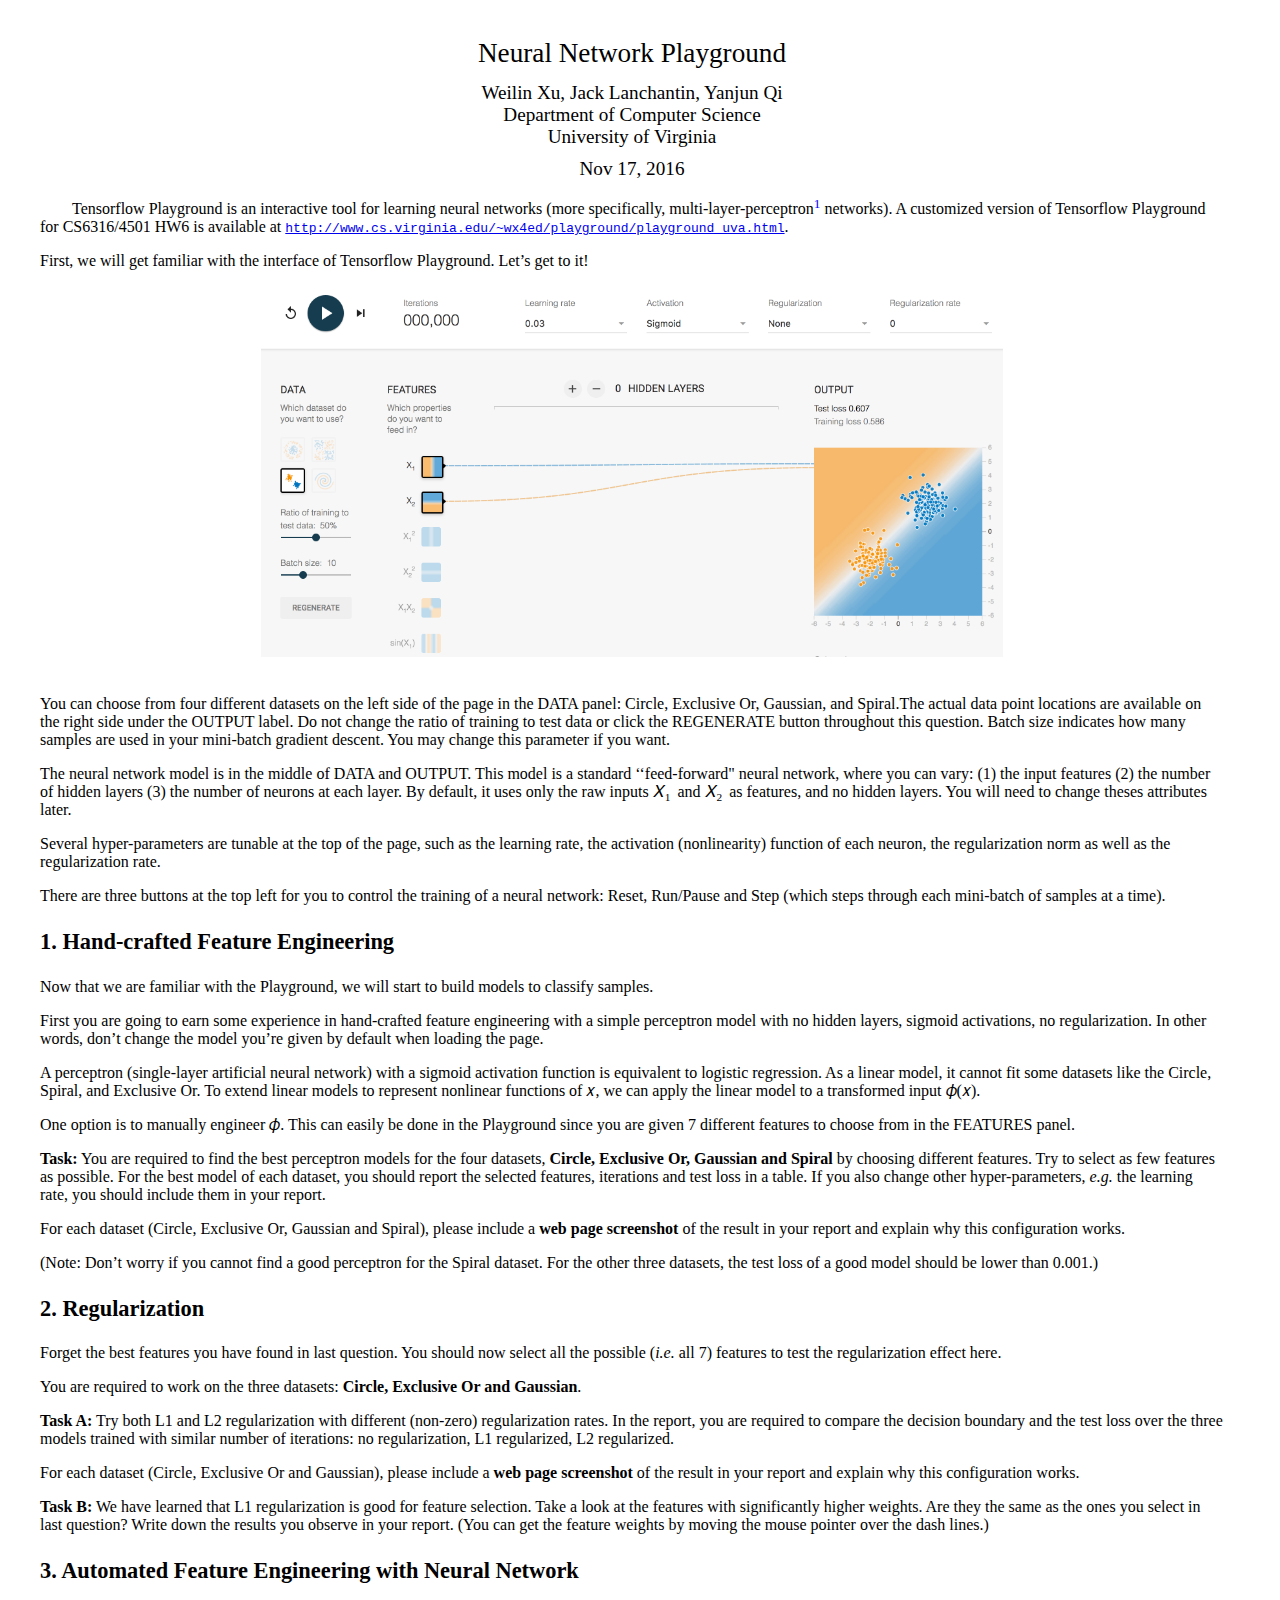
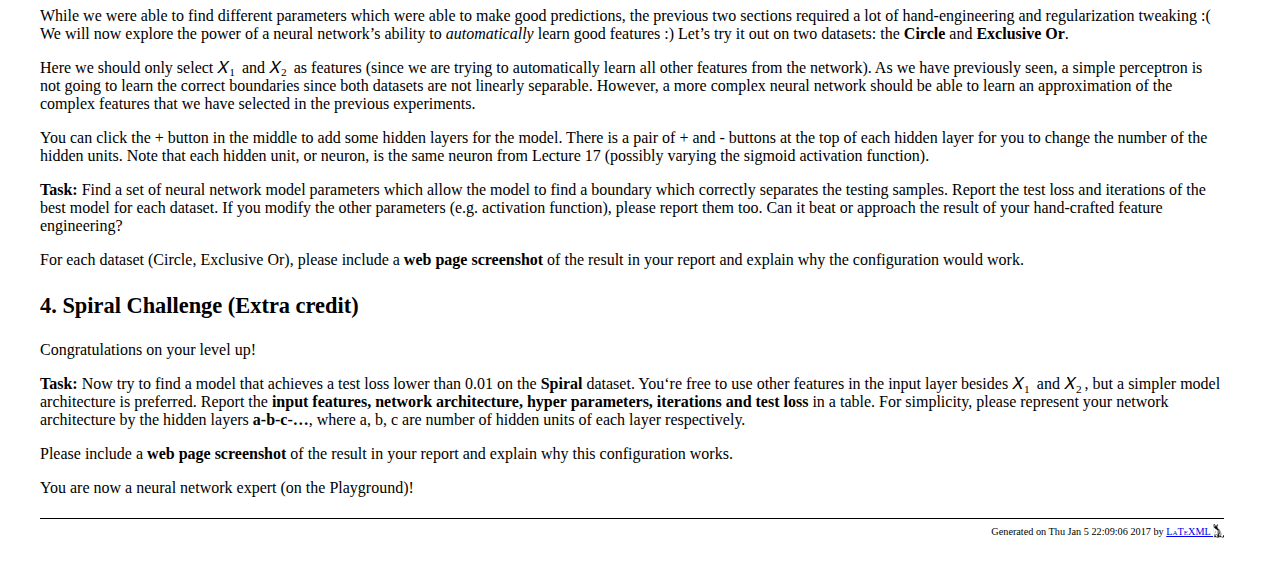
<file: playground/index.html>
<!DOCTYPE html><html lang="it">
<head>
<title>Neural Network Playground</title>
<!--Generated on Thu Jan  5 22:09:06 2017 by LaTeXML (version 0.8.2) http://dlmf.nist.gov/LaTeXML/.-->
<!--Document created on \DTMdisplaydate.-->

<meta http-equiv="Content-Type" content="text/html; charset=UTF-8">
<link rel="stylesheet" href="LaTeXML.css" type="text/css">
<link rel="stylesheet" href="ltx-article.css" type="text/css">
</head>
<body>
<div class="ltx_page_main">
<div class="ltx_page_content">
<article class="ltx_document ltx_authors_1line">
<h1 class="ltx_title ltx_title_document">Neural Network Playground</h1>
<div class="ltx_authors">
<span class="ltx_creator ltx_role_author">
<span class="ltx_personname">
Weilin Xu, Jack Lanchantin, Yanjun Qi
<br class="ltx_break">Department of Computer Science
<br class="ltx_break">University of Virginia
</span></span>
</div>
<div class="ltx_date ltx_role_creation">
<span class="ltx_text">Nov 17, 2016</span>
</div>

<div id="p1" class="ltx_para">
<p class="ltx_p"><span class="ltx_text">Tensorflow Playground is an interactive tool for learning neural networks (more specifically, multi-layer-perceptron<span class="ltx_note ltx_role_footnote"><sup class="ltx_note_mark">1</sup><span class="ltx_note_outer"><span class="ltx_note_content"><sup class="ltx_note_mark">1</sup>A perceptron model typically uses a heaviside step function as its activation. Since we use a sigmoid (or other differentiable nonlinearity), our representation not exactly a perceptron model, but that is what we call it</span></span></span> networks). A customized version of Tensorflow Playground for CS6316/4501 HW6 is available at <a href="http://www.cs.virginia.edu/~wx4ed/playground/playground_uva.html" title="" class="ltx_ref ltx_url ltx_font_typewriter" target="_blank">http://www.cs.virginia.edu/~wx4ed/playground/playground_uva.html</a>.
<br class="ltx_break"></span></p>
</div>
<div id="p2" class="ltx_para ltx_noindent">
<p class="ltx_p"><span class="ltx_text">First, we will get familiar with the interface of Tensorflow Playground. Let’s get to it!

<center>
<img src="screenshot.png" width="742"> </img>
</center>

<br class="ltx_break"></span></p>
</div>
<div id="p3" class="ltx_para ltx_noindent">
<p class="ltx_p"><span class="ltx_text">You can choose from four different datasets on the left side of the page in the DATA panel: Circle, Exclusive Or, Gaussian, and Spiral.The actual data point locations are available on the right side under the OUTPUT label. Do not change the ratio of training to test data or click the REGENERATE button throughout this question. Batch size indicates how many samples are used in your mini-batch gradient descent. You may change this parameter if you want.

<br class="ltx_break"></span></p>
</div>
<div id="p4" class="ltx_para ltx_noindent">
<p class="ltx_p"><span class="ltx_text">The neural network model is in the middle of DATA and OUTPUT. This model is a standard ‘‘feed-forward" neural network, where you can vary: (1) the input features (2) the number of hidden layers (3) the number of neurons at each layer. By default, it uses only the raw inputs <math id="p4.m1" class="ltx_Math" alttext="X_{1}" display="inline"><msub><mi>X</mi><mn>1</mn></msub></math> and <math id="p4.m2" class="ltx_Math" alttext="X_{2}" display="inline"><msub><mi>X</mi><mn>2</mn></msub></math> as features, and no hidden layers. You will need to change theses attributes later.

<br class="ltx_break"></span></p>
</div>
<div id="p5" class="ltx_para ltx_noindent">
<p class="ltx_p"><span class="ltx_text">Several hyper-parameters are tunable at the top of the page, such as the learning rate, the activation (nonlinearity) function of each neuron, the regularization norm as well as the regularization rate.

<br class="ltx_break"></span></p>
</div>
<div id="p6" class="ltx_para ltx_noindent">
<p class="ltx_p"><span class="ltx_text">There are three buttons at the top left for you to control the training of a neural network: Reset, Run/Pause and Step (which steps through each mini-batch of samples at a time).</span></p>
</div>
<section id="S1" class="ltx_section">
<h2 class="ltx_title ltx_title_section">
<span class="ltx_tag ltx_tag_section">1. </span>Hand-crafted Feature Engineering</h2>

<div id="S1.p1" class="ltx_para">
<p class="ltx_p">Now that we are familiar with the Playground, we will start to build models to classify samples.

<br class="ltx_break"></p>
</div>
<div id="S1.p2" class="ltx_para ltx_noindent">
<p class="ltx_p">First you are going to earn some experience in hand-crafted feature engineering with a simple perceptron model with no hidden layers, sigmoid activations, no regularization. In other words, don’t change the model you’re given by default when loading the page.

<br class="ltx_break"></p>
</div>
<div id="S1.p3" class="ltx_para ltx_noindent">
<p class="ltx_p">A perceptron (single-layer artificial neural network) with a sigmoid activation function is
equivalent to logistic regression. As a linear model, it cannot fit some datasets like the Circle,
Spiral, and Exclusive Or. To extend linear models to represent nonlinear functions of <math id="S1.p3.m1" class="ltx_Math" alttext="x" display="inline"><mi>x</mi></math>, we can apply the linear model to a transformed input <math id="S1.p3.m2" class="ltx_Math" alttext="\phi(x)" display="inline"><mrow><mi>ϕ</mi><mo>⁢</mo><mrow><mo stretchy="false">(</mo><mi>x</mi><mo stretchy="false">)</mo></mrow></mrow></math>.

<br class="ltx_break"></p>
</div>
<div id="S1.p4" class="ltx_para ltx_noindent">
<p class="ltx_p">One option is to manually engineer <math id="S1.p4.m1" class="ltx_Math" alttext="\phi" display="inline"><mi>ϕ</mi></math>. This can easily be done in the Playground since you are given 7 different features to choose from in the FEATURES panel.

<br class="ltx_break"></p>
</div>
<div id="S1.p5" class="ltx_para ltx_noindent">
<p class="ltx_p"><span class="ltx_text ltx_font_bold">Task:</span> You are required to find the best perceptron models for the four datasets, <span class="ltx_text ltx_font_bold">Circle, Exclusive Or, Gaussian and Spiral</span> by choosing different features. Try to select as few features as possible. For the best model of each dataset, you should report the selected features, iterations and test loss in a table. If you also change other hyper-parameters, <span class="ltx_text ltx_font_italic">e.g.</span> the learning rate, you should include them in your report.

<br class="ltx_break"></p>
</div>
<div id="S1.p6" class="ltx_para ltx_noindent">
<p class="ltx_p">For each dataset (Circle, Exclusive Or, Gaussian and Spiral), please include a <span class="ltx_text ltx_font_bold">web page screenshot</span> of the result in your report and explain why this configuration works.

<br class="ltx_break"></p>
</div>
<div id="S1.p7" class="ltx_para ltx_noindent">
<p class="ltx_p">(Note: Don’t worry if you cannot find a good perceptron for the Spiral dataset.
For the other three datasets, the test loss of a good model should be lower than 0.001.)</p>
</div>
</section>
<section id="S2" class="ltx_section">
<h2 class="ltx_title ltx_title_section">
<span class="ltx_tag ltx_tag_section">2. </span>Regularization</h2>

<div id="S2.p1" class="ltx_para">
<p class="ltx_p">Forget the best features you have found in last question. You should now select all the possible (<span class="ltx_text ltx_font_italic">i.e.</span> all 7) features to test the regularization effect here.

<br class="ltx_break"></p>
</div>
<div id="S2.p2" class="ltx_para ltx_noindent">
<p class="ltx_p">You are required to work on the three datasets: <span class="ltx_text ltx_font_bold">Circle, Exclusive Or and Gaussian</span>.

<br class="ltx_break"></p>
</div>
<div id="S2.p3" class="ltx_para ltx_noindent">
<p class="ltx_p"><span class="ltx_text ltx_font_bold">Task A:</span> Try both L1 and L2 regularization with different (non-zero) regularization rates. In the report, you are required to compare the decision boundary and the test loss over the three models trained with similar number of iterations: no regularization, L1 regularized, L2 regularized.

<br class="ltx_break"></p>
</div>
<div id="S2.p4" class="ltx_para ltx_noindent">
<p class="ltx_p">For each dataset (Circle, Exclusive Or and Gaussian), please include a <span class="ltx_text ltx_font_bold">web page screenshot</span> of the result in your report and explain why this configuration works.

<br class="ltx_break"></p>
</div>
<div id="S2.p5" class="ltx_para ltx_noindent">
<p class="ltx_p"><span class="ltx_text ltx_font_bold">Task B:</span>
We have learned that L1 regularization is good for feature selection.
Take a look at the features with significantly higher weights. Are they the same as the ones you select in last question? Write down the results you observe in your report.
(You can get the feature weights by moving the mouse pointer over the dash lines.)</p>
</div>
</section>
<section id="S3" class="ltx_section">
<h2 class="ltx_title ltx_title_section">
<span class="ltx_tag ltx_tag_section">3. </span>Automated Feature Engineering with Neural Network</h2>

<div id="S3.p1" class="ltx_para">
<p class="ltx_p">While we were able to find different parameters which were able to make good predictions, the previous two sections required a lot of hand-engineering and regularization tweaking :( We will now explore the power of a neural network’s ability to <span class="ltx_text ltx_font_italic">automatically</span> learn good features :) Let’s try it out on two datasets: the <span class="ltx_text ltx_font_bold">Circle</span> and <span class="ltx_text ltx_font_bold">Exclusive Or</span>.

<br class="ltx_break"></p>
</div>
<div id="S3.p2" class="ltx_para ltx_noindent">
<p class="ltx_p">Here we should only select <math id="S3.p2.m1" class="ltx_Math" alttext="X_{1}" display="inline"><msub><mi>X</mi><mn>1</mn></msub></math> and <math id="S3.p2.m2" class="ltx_Math" alttext="X_{2}" display="inline"><msub><mi>X</mi><mn>2</mn></msub></math> as features (since we are trying to automatically learn all other features from the network). As we have previously seen, a simple perceptron is not going to learn the correct boundaries since both datasets are not linearly separable. However, a more complex neural network should be able to learn an approximation of the complex features that we have selected in the previous experiments.

<br class="ltx_break"></p>
</div>
<div id="S3.p3" class="ltx_para ltx_noindent">
<p class="ltx_p">You can click the + button in the middle to add some hidden layers for the model.
There is a pair of + and - buttons at the top of each hidden layer for you to change the number of the hidden units. Note that each hidden unit, or neuron, is the same neuron from Lecture 17 (possibly varying the sigmoid activation function).

<br class="ltx_break"></p>
</div>
<div id="S3.p4" class="ltx_para ltx_noindent">
<p class="ltx_p"><span class="ltx_text ltx_font_bold">Task:</span> Find a set of neural network model parameters which allow the model to find a boundary which correctly separates the testing samples. Report the test loss and iterations of the best model for each dataset. If you modify the other parameters (e.g. activation function), please report them too. Can it beat or approach the result of your hand-crafted feature engineering?

<br class="ltx_break"></p>
</div>
<div id="S3.p5" class="ltx_para ltx_noindent">
<p class="ltx_p">For each dataset (Circle, Exclusive Or), please include a <span class="ltx_text ltx_font_bold">web page screenshot</span> of the result in your report and explain why the configuration would work.</p>
</div>
</section>
<section id="S4" class="ltx_section">
<h2 class="ltx_title ltx_title_section">
<span class="ltx_tag ltx_tag_section">4. </span>Spiral Challenge (Extra credit)</h2>

<div id="S4.p1" class="ltx_para">
<p class="ltx_p">Congratulations on your level up!

<br class="ltx_break"></p>
</div>
<div id="S4.p2" class="ltx_para ltx_noindent">
<p class="ltx_p"><span class="ltx_text ltx_font_bold">Task:</span> Now try to find a model that achieves a test loss lower than 0.01 on the <span class="ltx_text ltx_font_bold">Spiral</span> dataset. You‘re free to use other features in the input layer besides <math id="S4.p2.m1" class="ltx_Math" alttext="X_{1}" display="inline"><msub><mi>X</mi><mn>1</mn></msub></math> and <math id="S4.p2.m2" class="ltx_Math" alttext="X_{2}" display="inline"><msub><mi>X</mi><mn>2</mn></msub></math>, but a simpler model architecture is preferred. Report the <span class="ltx_text ltx_font_bold">input features, network architecture, hyper parameters, iterations and test loss</span> in a table. For simplicity, please represent your network architecture by the hidden layers <span class="ltx_text ltx_font_bold">a-b-c-…</span>, where a, b, c are number of hidden units of each layer respectively.

<br class="ltx_break"></p>
</div>
<div id="S4.p3" class="ltx_para ltx_noindent">
<p class="ltx_p">Please include a <span class="ltx_text ltx_font_bold">web page screenshot</span> of the result in your report and explain why this configuration works.

<br class="ltx_break"></p>
</div>
<div id="S4.p4" class="ltx_para ltx_noindent">
<p class="ltx_p">You are now a neural network expert (on the Playground)!</p>
</div>
</section>
</article>
</div>
<footer class="ltx_page_footer">
<div class="ltx_page_logo">Generated  on Thu Jan  5 22:09:06 2017 by <a href="http://dlmf.nist.gov/LaTeXML/">LaTeXML <img src="[data-uri]" alt="[LOGO]"></a>
</div></footer>
</div>
</body>
</html>

<script>
  (function(i,s,o,g,r,a,m){i['GoogleAnalyticsObject']=r;i[r]=i[r]||function(){
  (i[r].q=i[r].q||[]).push(arguments)},i[r].l=1*new Date();a=s.createElement(o),
  m=s.getElementsByTagName(o)[0];a.async=1;a.src=g;m.parentNode.insertBefore(a,m)
  })(window,document,'script','https://www.google-analytics.com/analytics.js','ga');

  ga('create', 'UA-44415567-1', 'auto');
  ga('send', 'pageview');

</script>
</file>
<file: playground/LaTeXML.css>
/*======================================================================
 Core CSS for LaTeXML documents converted to (X)HTML */
/* Generic Page layout */
.ltx_page_header,
.ltx_page_footer { font-size:0.8em; }
.ltx_page_header *[rel~="prev"],
.ltx_page_footer *[rel~="prev"] { float:left; }
.ltx_page_header *[rel~="up"],
.ltx_page_footer *[rel~="up"]   { display:block; text-align:center; }
.ltx_page_header *[rel~="next"],
.ltx_page_footer *[rel~="next"] {  float:right; }
/* What was I trying for here; need more selective rule!
.ltx_page_header .ltx_ref,
.ltx_page_footer .ltx_ref {
    margin:0 1em; }
*/
.ltx_page_header li {
    padding:0.1em 0.2em 0.1em 1em;}

/* Main content */
.ltx_page_content { clear:both; }
.ltx_page_header  { border-bottom:1px solid; margin-bottom:5px; }
.ltx_page_footer  { clear:both; border-top:1px solid; margin-top:5px;  }

.ltx_page_header:after,
.ltx_page_footer:after,
.ltx_page_content:after {
    content:"."; display:block; height:0; clear:both; visibility:hidden; }
.ltx_page_footer:before {
    content:"."; display:block; height:0; clear:both; visibility:hidden; }

.ltx_page_logo     { font-size:80%; margin-top: 5px; clear:both; float:right; }
.ltx_page_logo a   { font-variant: small-caps; }
.ltx_page_logo img { vertical-align:-3px; }

/* if shown */
.ltx_page_navbar li { white-space:nowrap; display:block; overflow:hidden; }
/* If ref got turned into span, it's "this section"*/
.ltx_page_navbar li span.ltx_ref { white-space:normal; overflow:visible; }

/* Ought to be easily removable/overridable? */
.ltx_pagination.ltx_role_newpage { height:2em; }
/*======================================================================
  Document Structure; Titles & Frontmatter */

/* undo bold here to remove the browser's native h# styling,
   at let all other styles override it (with more specific rules)*/
.ltx_title { font-size:100%; font-weight:normal; }

/* Hack to simulate run-in! put class="ltx_runin" on a title or tag
   for it to run-into the following text. */
.ltx_runin { display:inline; }
.ltx_runin:after { content:" "; }
.ltx_runin + .ltx_para,
.ltx_runin + .ltx_para p,
.ltx_runin + p { display:inline; }

.ltx_outdent { margin-left: -2em; }

/* .ltx_chapter_title, etc should be in ltx-article.css etc.
 */
.ltx_page_main { margin:0px; padding:1em 3em 1em 2em; }
.ltx_tocentry  { list-style-type:none; }

/* support for common author block layouts.*/
/* add class ltx_authors_1line to get authors in single line
   with pop-up affiliation, etc. */
.ltx_authors_1line .ltx_creator,
.ltx_authors_1line .ltx_author_before,
.ltx_authors_1line .ltx_author_after { display:inline;}
.ltx_authors_1line .ltx_author_notes { display:inline-block; }
.ltx_authors_1line .ltx_author_notes:before { content:"*"; color:blue;}
.ltx_authors_1line .ltx_author_notes span { display:none; }
.ltx_authors_1line .ltx_author_notes:hover span {
    display:block; position:absolute; z-index:10;
    background:white; text-align:left;
    border: 1px solid black; border-radius: 0 5px 5px 5px; box-shadow: 5px 5px 10px gray; }

/* add class=ltx_authors_multiline to get authors & affliations on separate lines*/
.ltx_authors_multiline .ltx_creator,
.ltx_authors_multiline .ltx_author_before,
.ltx_authors_multiline .ltx_author_after,
.ltx_authors_multiline .ltx_author_notes,
.ltx_authors_multiline .ltx_author_notes .ltx_contact {
    display:block; }

/*======================================================================
  Para level */
.ltx_float {
    margin: 1ex 3em 1ex 3em; }    
td.ltx_subfigure,
td.ltx_subtable,
td.ltx_subfloat { width:50%; }
/* theorems, figure, tables, floats captions.. */
/*======================================================================
 Blocks, Lists, Floats */
.ltx_p,
.ltx_quote,
.ltx_block,
.ltx_para {
    display: block; }

/* alignment within blocks */
.ltx_align_left     { text-align:left; }
.ltx_align_right    { text-align:right; }
.ltx_align_center   { text-align:center; }
.ltx_align_justify  { text-align:justify; }
.ltx_align_top      { vertical-align:top; }
.ltx_align_bottom   { vertical-align:bottom; }
.ltx_align_middle   { vertical-align:middle; }
.ltx_align_baseline { vertical-align:baseline; }

.ltx_align_floatleft  { float:left; }
.ltx_align_floatright { float:right; }

.ltx_td.ltx_align_left,   .ltx_th.ltx_align_left,
.ltx_td.ltx_align_right,  .ltx_th.ltx_align_right,
.ltx_td.ltx_align_center, .ltx_th.ltx_align_center { white-space:nowrap; }
.ltx_td.ltx_align_left.ltx_wrap,   .ltx_th.ltx_align_left.ltx_wrap,
.ltx_td.ltx_align_right.ltx_wrap,  .ltx_th.ltx_align_right.ltx_wrap,
.ltx_td.ltx_align_center.ltx_wrap, .ltx_th.ltx_align_center.ltx_wrap { white-space:normal; }

.ltx_inline-block { display:inline-block; }

/* equations in non-aligned mode (not normally used) */
.ltx_eqn_div { display:block; width:95%; text-align:center; }

/* equations in aligned mode (aligning tags, etc as well as equations) */
.ltx_eqn_table { display:table; width:100%; border-collapse:collapse; }
.ltx_eqn_row   { display:table-row; }
.ltx_eqn_cell  { display:table-cell; width:auto; }

.ltx_tag_equationgroup.ltx_align_left,
.ltx_tag_equation.ltx_align_left{ position:absolute; left:3em; }
.ltx_tag_equationgroup.ltx_align_right,
.ltx_tag_equation.ltx_align_right{ position:absolute; right:3em; }


table.ltx_eqn_align tr.ltx_equation td.ltx_align_left + td.ltx_align_right { padding-left:3em; }
table.ltx_eqn_eqnarray tr.ltx_eqn_lefteqn + tr td.ltx_align_right { min-width:2em; }

.ltx_eqn_eqno { max-width:0em; overflow:visible; }
.ltx_eqn_eqno.ltx_align_right .ltx_tag { float:right; }

.ltx_eqn_center_padleft,
.ltx_eqn_center_padright { width:50%; min-width:2em;}
.ltx_eqn_left_padleft,
.ltx_eqn_right_padright { min-width:2em; }
.ltx_eqn_left_padright,
.ltx_eqn_right_padleft  { width:100%; }

/* Various lists */
.ltx_itemize,
.ltx_enumerate,
.ltx_description {
    display:block; }
.ltx_itemize .ltx_item,
.ltx_enumerate .ltx_item {
    display: list-item; }

/* Position the tag to look like a normal item bullet. */
li.ltx_item > .ltx_tag {
    display:inline-block; margin-left:-1.5em; min-width:1.5em;
    text-align:right; }
.ltx_item .ltx_tag + .ltx_para,
.ltx_item .ltx_tag + .ltx_para .ltx_p  { display:inline; }

/* NOTE: Need to try harder to get runin appearance? */
dl.ltx_description dt { margin-right:0.5em; float:left;
                    font-weight:bold; font-size:95%; }
dl.ltx_description dd { margin-left:5em; }
dl.ltx_description dl.ltx_description dd { margin-left:3em; }

/* Theorems */
.ltx_theorem  {margin:1em 0em 1em 0em; }
.ltx_title_theorem { font-size:100%; }

/* Bibliographies */
.ltx_bibliography dt { margin-right:0.5em; float:left; }
.ltx_bibliography dd { margin-left:3em; }
/*.ltx_biblist { list-style-type:none; }*/
.ltx_bibitem { list-style-type:none; }
.ltx_bibtag { font-weight:bold; margin-left:-2em; width:3em; }
/*.bibitem-tag + div { display:inline; }*/
.ltx_bib_title { font-style:italic; }
.ltx_bib_article .bib-title { font-style:normal !important; }
.ltx_bib_journal  { font-style:italic; }
.ltx_bib_volume { font-weight:bold; }

/* Indices */
.ltx_indexlist li { list-style-type:none;  }
.ltx_indexlist { margin-left:1em; padding-left:1em;}

/* Listings */
.ltx_listing {
    display:block;
    margin: 1ex 3em 1ex 3em;
    overflow-x:auto; }
.ltx_float .ltx_listing {
    margin: 0; }
.ltx_listingline { white-space:nowrap; min-height:1em; }
.ltx_lst_numbers_left .ltx_listingline .ltx_tag {
    background-color:transparent;
    margin-left:-3em; width:2.5em;
    position:absolute; 
    text-align:right; }
.ltx_lst_numbers_right .ltx_listingline .ltx_tag {
    background-color:transparent;
    width:2.5em;
    position:absolute; right:3em;
    text-align:right; }
/*
    position:absolute; left:0em;
    max-width:0em; text-align:right; }
*/
.ltx_parbox {text-indent:0em; }

/* NOTE that it is CRITICAL to put position:relative outside & absolute inside!!
   I wish I understood why!
   Outer box establishes resulting size, neutralizes any outer positioning, etc;
   inner establishes position of stuff to be rotated */
.ltx_transformed_outer {
    position:relative; bottom:0pt;left:0pt;
    overflow:visible; }
.ltx_transformed_inner {
    display:block;
    position:absolute;bottom:0pt;left:0pt; }
.ltx_transformed_inner > .ltx_p {text-indent:0em; margin:0; padding:0; }
/* If simulating a table (html5), try to get rowspan to work...sorta? */
span.ltx_rowspan { position:absolute; top:0; bottom:0; }

/* by default, p doesn't indent */
.ltx_p { text-indent:0em; white-space:normal; }
/* explicit control of indentation (on ltx_para) */
.ltx_indent > .ltx_p:first-child { text-indent:2em!important; }
.ltx_noindent > .ltx_p:first-child { text-indent:0em!important; }

/*======================================================================
  Columns */
.ltx_page_column1 {
    width:44%; float:left; } /* IE uses % of wrong container*/
.ltx_page_column2 {
    width:44%; float:right; }
.ltx_page_columns > .ltx_page_column1 {
    width:48%; float:left; }
.ltx_page_columns > .ltx_page_column2 {
    width:48%; float:right; }
.ltx_page_columns:after {
    content:"."; display:block; height:0; clear:both; visibility:hidden; }

/*======================================================================
 Borders and such */
.ltx_tabular { display:inline-table; border-collapse:collapse; }
.ltx_tabular.ltx_centering { display:table; }
.ltx_thead,
.ltx_tfoot,
.ltx_tbody   { display:table-row-group; }
.ltx_tr      { display:table-row; }
.ltx_td,
.ltx_th      { display:table-cell; }

.ltx_framed  { border:1px solid black;}
.ltx_tabular .ltx_td,
.ltx_tabular .ltx_th { padding:0.1em 0.5em; }
/* regular lines */
.ltx_border_t  { border-top:1px solid black; }
.ltx_border_r  { border-right:1px solid black; }
.ltx_border_b  { border-bottom:1px solid black; }
.ltx_border_l  { border-left:1px solid black; }
/* double lines */
.ltx_border_tt { border-top:3px double black; }
.ltx_border_rr { border-right:3px double black; }
.ltx_border_bb { border-bottom:3px double black; }
.ltx_border_ll { border-left:3px double black; }
/* Light lines */
.ltx_border_T  { border-top:1px solid gray; }
.ltx_border_R  { border-right:1px solid gray; }
.ltx_border_B  { border-bottom:1px solid gray; }
.ltx_border_L  { border-left:1px solid gray; }
/* Framing */
.ltx_framed_rectangle { border-style:solid; border-width:1px; }
.ltx_framed_top       { border-top-style:solid; border-top-width:1px; }
.ltx_framed_left      { border-left-style:solid; border-left-width:1px; }
.ltx_framed_right     { border-right-style:solid; border-right-width:1px; }
.ltx_framed_bottom,
.ltx_framed_underline { border-bottom-style:solid; border-bottom-width:1px; }
.ltx_framed_topbottom { border-top-style:solid; border-top-width:1px;
                        border-bottom-style:solid; border-bottom-width:1px; }
.ltx_framed_leftright { border-left-style:solid; border-left-width:1px;
                        border-right-style:solid; border-right-width:1px; }

/*======================================================================
 Misc */
/* .ltx_verbatim*/
.ltx_verbatim { text-align:left; }
/*======================================================================
 Meta stuff, footnotes */
.ltx_note_content { display:none; }
/*right:5%;  */
.ltx_note_content {
     max-width: 70%; font-size:90%; left:15%;
     text-align:left;
     background-color: white; 
     padding: 0.5em 1em 0.5em 1.5em;
     border: 1px solid black; border-radius: 0 5px 5px 5px; box-shadow: 5px 5px 10px gray; }
.ltx_note_mark    { color:blue; }
.ltx_note_type    { font-weight: bold; }
.ltx_note { display:inline-block; text-indent:0; } /* So we establish containing block */
.ltx_note_content .ltx_note_mark { position:absolute; left:0.2em; top:-0.1em; }
.ltx_note:hover .ltx_note_content,
.ltx_note .ltx_note_content:hover {
   display:block; position:absolute; z-index:10; }

.ltx_ERROR        { color:red; }
.ltx_rdf          { display:none; }
.ltx_missing      { color:red;} 
.ltx_nounicode    { color:red; }
/*======================================================================
 SVG (pgf/tikz ?) basics */

/* Stuff appearing in svg:foreignObject */
.ltx_svg_fog foreignObject  { margin:0; padding:0; overflow:visible; }
.ltx_svg_fog foreignObject > p { margin:0; padding:0; display:block; }
/*.ltx_svg_fog foreignObject > p { margin:0; padding:0; display:block; white-space:nowrap; }*/

/*======================================================================
 Low-level Basics */
/* Note that LaTeX(ML)'s font model doesn't map quite exactly to CSS's */
/* Font Families => font-family */
.ltx_font_serif      { font-family: serif; }
.ltx_font_sansserif  { font-family: sans-serif; }
.ltx_font_typewriter { font-family: monospace; }
/* dingbats should be converted to unicode? */
/* Math font families handled within math: script, symbol, fraktur, blackboard ? */
/* Font Series => font-weight */
.ltx_font_bold       { font-weight: bold; }
.ltx_font_medium     { font-weight: normal; }
/* Font Shapes => font-style or font-variant */
.ltx_font_italic     { font-style: italic; font-variant:normal; }
.ltx_font_upright    { font-style: normal; font-variant:normal; }
.ltx_font_slanted    { font-style: oblique; font-variant:normal; }
.ltx_font_smallcaps  { font-variant: small-caps; font-style:normal; }
.ltx_font_oldstyle   { font-variant: oldstyle-nums;  /* experimental css3 ? Doesn't seem to work!*/
                       font-style:normal; 
                       -moz-font-feature-settings: "onum";
                       -ms-font-feature-settings: "onum";
                       -webkit-font-feature-settings: "onum";
                       font-variant-numeric: oldstyle-nums; }
.ltx_font_mathcaligraphic { font-family: "Lucida Calligraphy", "Zapf Chancery","URW Chancery L"; }
/*

.ltx_font_mathscript { ? }
*/
cite                 { font-style: normal; }

.ltx_red        { color:red; }
/*.ltx_centering  { text-align:center; margin:auto; }*/
/*.ltx_inline-block.ltx_centering,*/
/* Hmm.... is this right in general? */
.ltx_centering  { display:block; margin:auto; text-align:center; }

/* Dubious stuff */
.ltx_hflipped {
    display:inline-block;
    -moz-transform: scaleX(-1);
    -o-transform: scaleX(-1);
    -webkit-transform: scaleX(-1);
    transform: scaleX(-1);
    filter: FlipH;
    -ms-fliter: "FlipH"; }
.ltx_vflipped {
    display:inline-block;
    -moz-transform: scaleY(-1);
    -o-transform: scaleY(-1);
    -webkit-transform: scaleY(-1);
    transform: scaleY(-1);
    filter: FlipV;
    -ms-fliter: "FlipV"; }

/* .ltx_phantom handled in xslt */
</file>
<file: playground/ltx-article.css>
.ltx_title_document      { font-size:170%; text-align:center; margin:0.5em 0 0.5em 0; }
.ltx_authors,
.ltx_role_author         { text-align:center; margin:0.5em 0 0.5em 0; }
.ltx_role_author .ltx_personname  { font-size: 120%; }
.ltx_date        { text-align:center; font-size: 120%; margin:0.5em 0 0.5em 0; }
.ltx_subtitle    { text-align:center; font-size: 120%; padding-left:0.2em; margin-left:-0.5em; }

.ltx_title_abstract      { text-align:center; font-size: 100%; font-weight:bold; }
.ltx_abstract { margin-left:4em; margin-right:4em; }
.ltx_title_acknowledgements,
.ltx_title_keywords,
.ltx_title_classification {
   text-align:left; font-size: 100%; font-weight:bold; margin:0.5 0 0 0; }

.ltx_appendix,
.ltx_section,   
.ltx_subsection,
.ltx_subsubsection { margin-top:1.5em; }
.ltx_paragraph,
.ltx_subparagraph   { margin-top:1.0em; }

.ltx_title_appendix,
.ltx_title_section       { font-size:140%; font-weight:bold; margin-bottom:1em; }
.ltx_title_subsection    { font-size:120%; font-weight:bold; margin-bottom:1em; }
.ltx_title_subsubsection { font-size:100%; font-weight:bold; margin-bottom:1em; }

/* Paragraph & Subparagraph titles should be runin! */
.ltx_title_paragraph   { font-size:100%; font-weight:bold; display:inline; 
                         margin-right:1em; }
.ltx_paragraph .ltx_title,
.ltx_paragraph .ltx_title + .ltx_para,
.ltx_paragraph .ltx_title + .ltx_para > .ltx_p { display:inline; }

.ltx_title_subparagraph  { font-size:100%; font-weight:bold; display:inline; 
                           margin-left:2em; margin-right:1em; }
.ltx_subparagraph .ltx_title,
.ltx_subparagraph .ltx_title + .ltx_para,
.ltx_subparagraph .ltx_title + .ltx_para > .ltx_p { display:inline; }

.ltx_figure  { text-align:center; margin:auto; margin:0.5em; }
.ltx_table   { text-align:center; margin:auto; margin:0.5em; }

/* experimental: flex model, to center short captions, justify long ones */
.ltx_table,
.ltx_figure { display:flex; flex-direction:column; align-items:center; }
.ltx_table .ltx_caption,
.ltx_figure .ltx_caption { text-align:justify; }

/* first p in para gets indented */
.ltx_para > .ltx_p:first-child { text-indent:2em; }
/* except the initial in a section */
section > .ltx_title +.ltx_para > .ltx_p,
section > .ltx_title +.ltx_date +.ltx_para > .ltx_p {text-indent:0em; }

.ltx_title_abstract + .ltx_p {text-indent:2em; }

.ltx_itemize { margin-left:1em; }

.ltx_theorem { margin-top:0.5em; margin-bottom:0.5em; }
.ltx_theorem .ltx_title { margin-bottom:0.1em; }
.ltx_theorem .ltx_title + .ltx_para,
.ltx_theorem .ltx_title + .ltx_para .ltx_p,
.ltx_theorem .ltx_title + .ltx_p  { margin-top:0em; }
</file>
